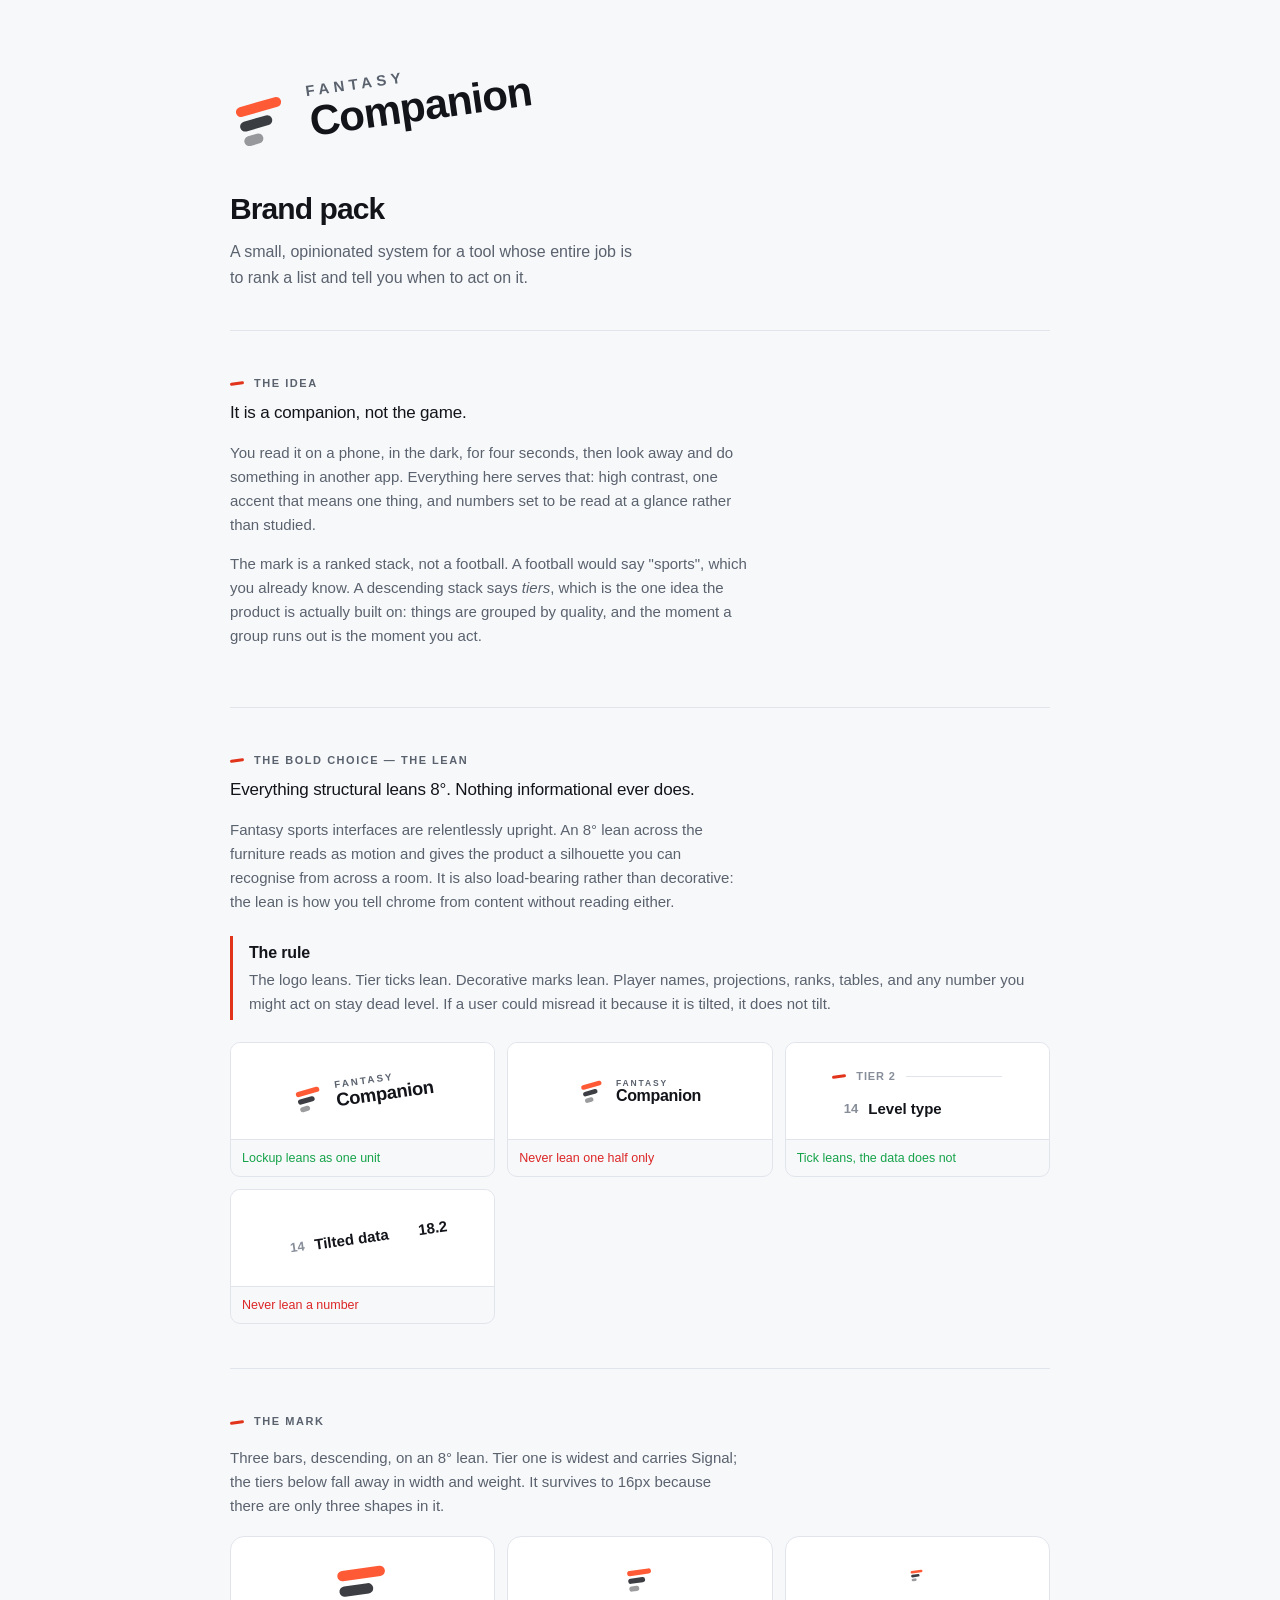
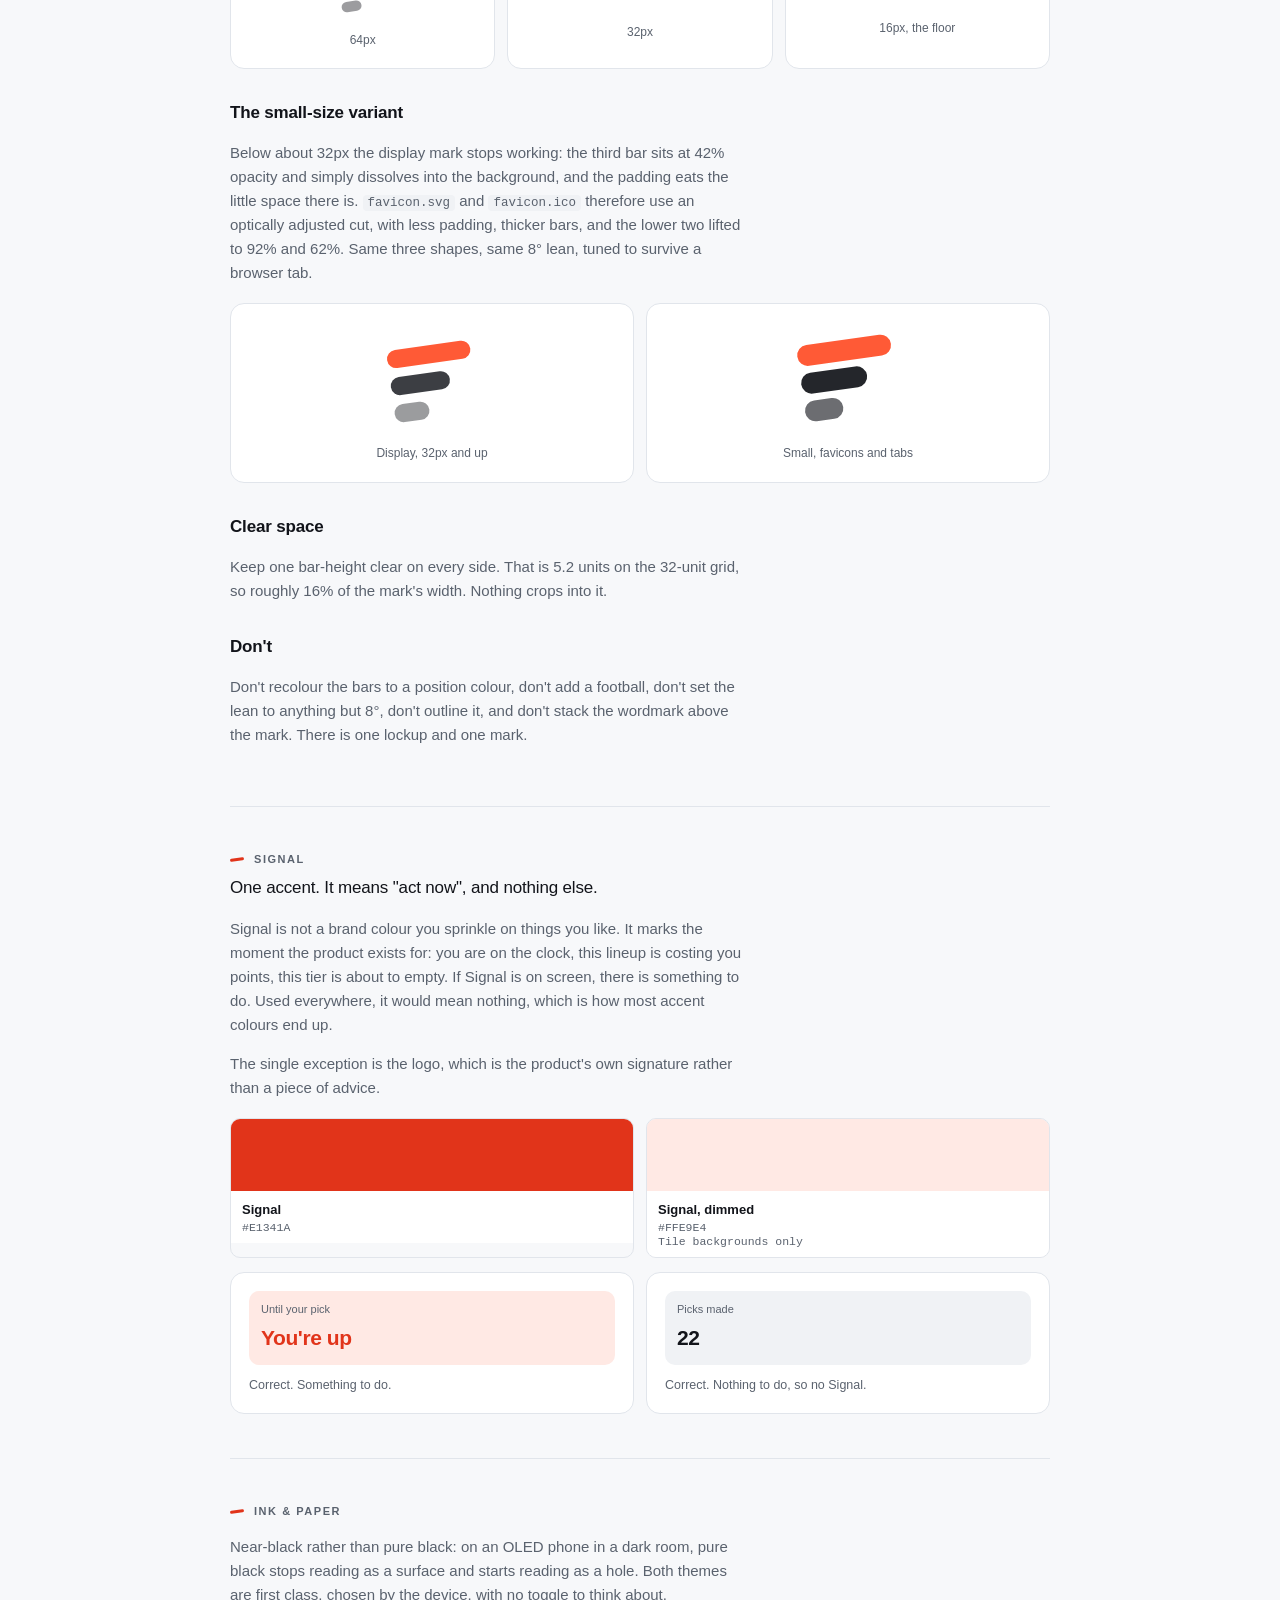
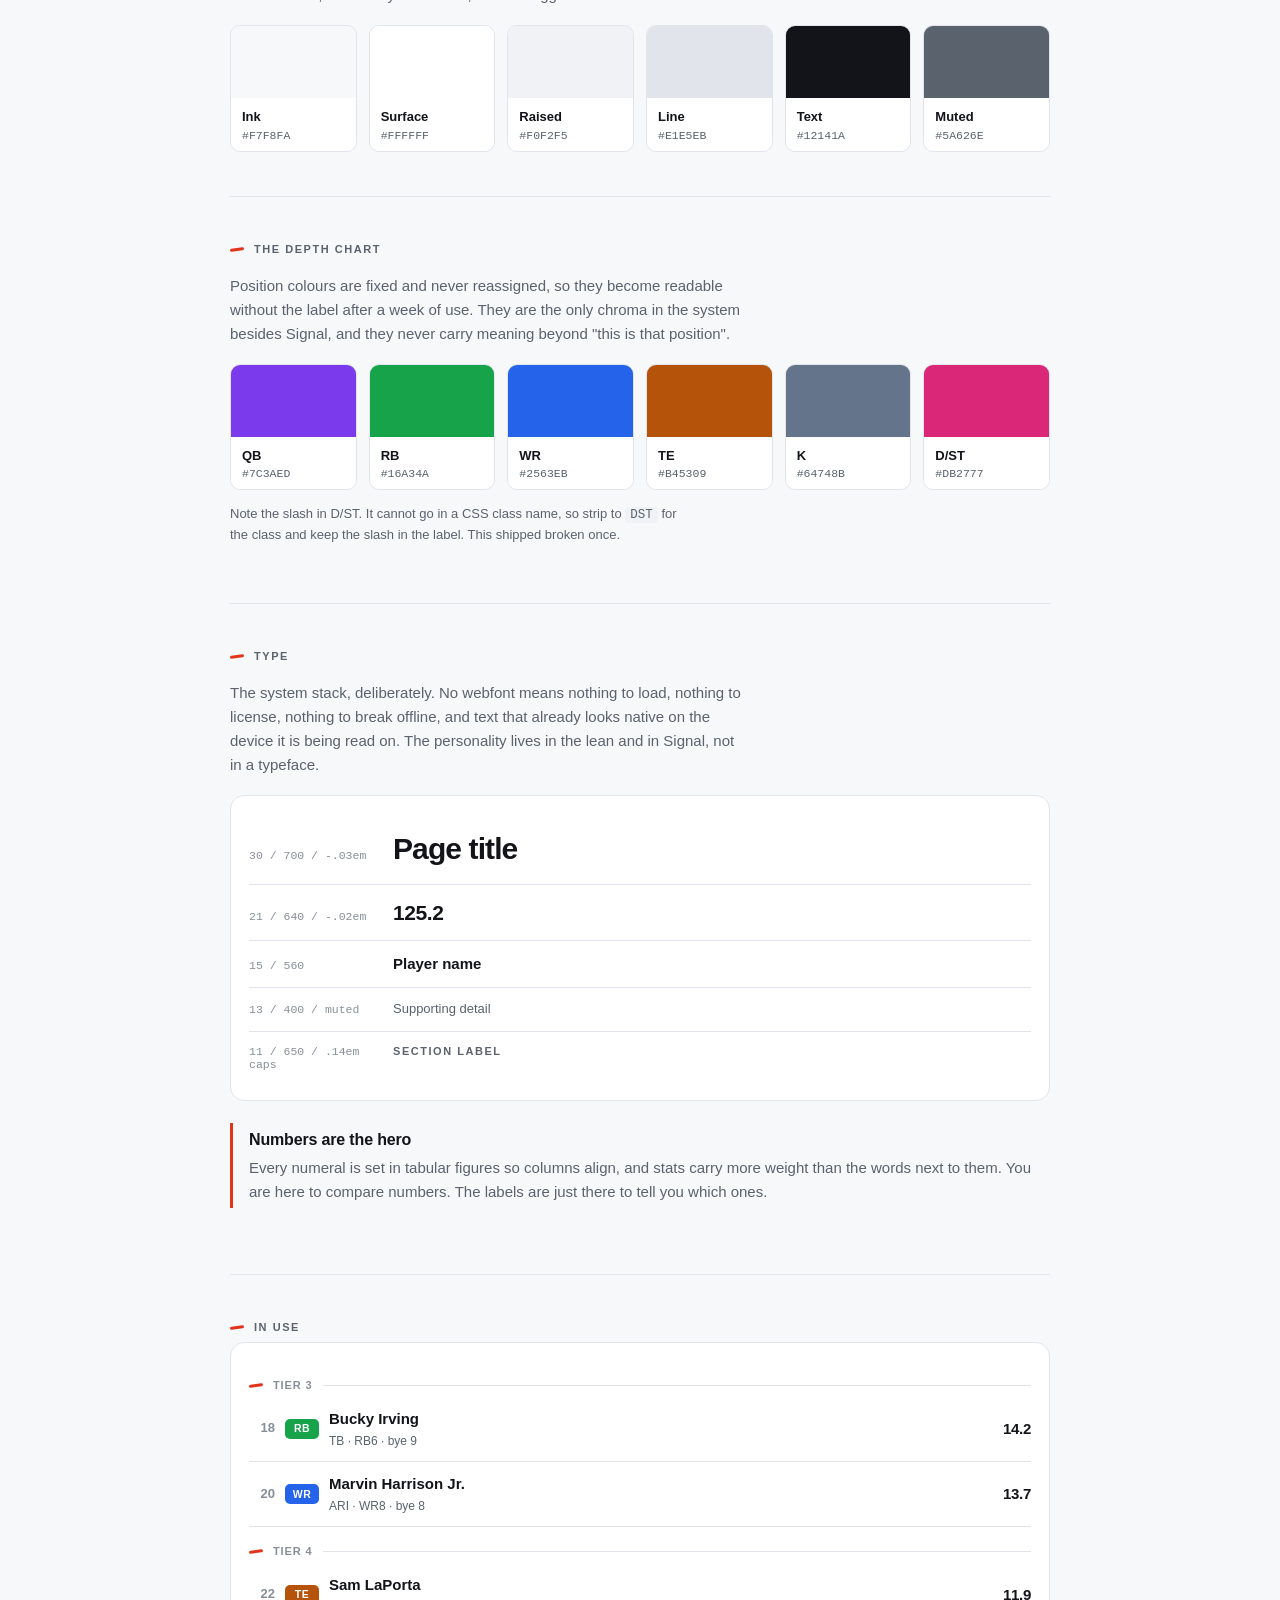
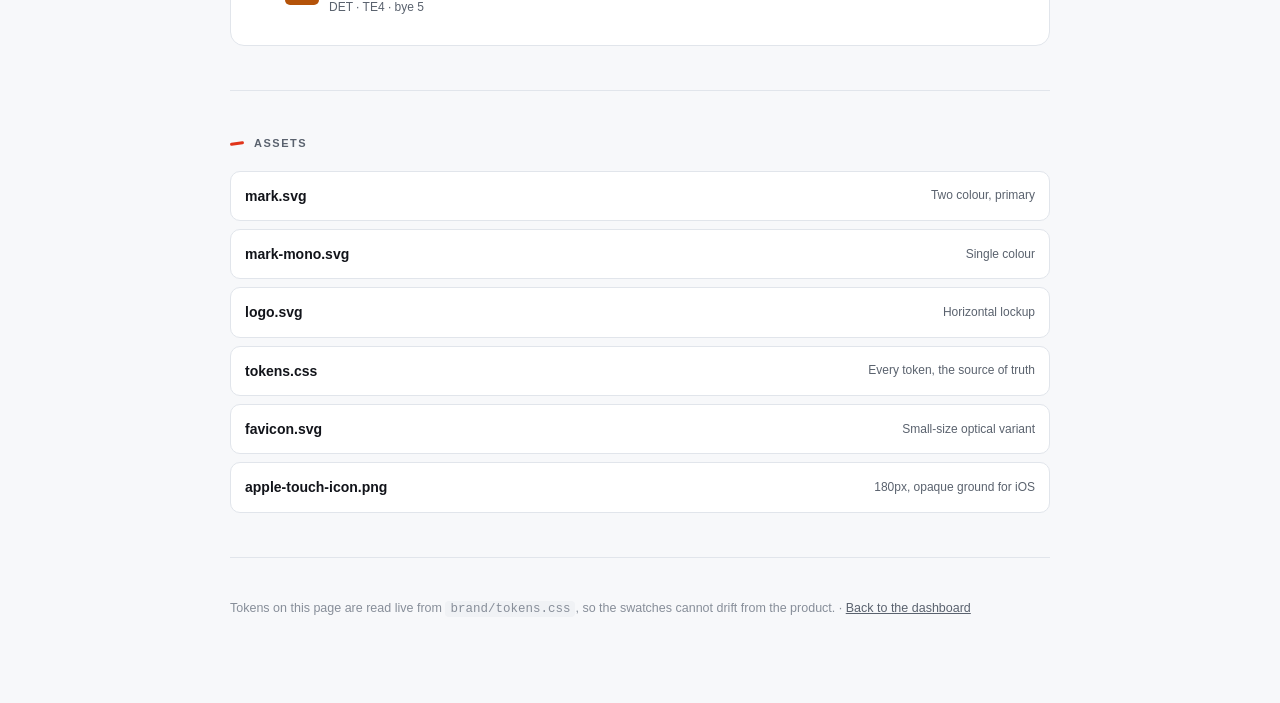
<file: docs/brand.html>
<!doctype html>
<html lang="en">
<head>
<meta charset="utf-8">
<meta name="viewport" content="width=device-width, initial-scale=1">
<meta name="color-scheme" content="dark light">
<title>Fantasy Companion — Brand</title>
<link rel="icon" href="favicon.ico?v=2" sizes="32x32">
<link rel="icon" type="image/png" sizes="32x32" href="favicon-32.png?v=2">
<link rel="icon" type="image/svg+xml" href="favicon.svg?v=2">
<link rel="apple-touch-icon" href="apple-touch-icon.png?v=2">
<link rel="manifest" href="site.webmanifest">
<meta name="apple-mobile-web-app-title" content="Companion">
<meta name="theme-color" media="(prefers-color-scheme: dark)" content="#0C0D10">
<meta name="theme-color" media="(prefers-color-scheme: light)" content="#F7F8FA">
<link rel="stylesheet" href="brand/tokens.css">
<style>
* { box-sizing: border-box; }
body {
  margin: 0; overflow-x: hidden; background: var(--ink); color: var(--text);
  font: 15px/1.6 var(--font); font-variant-numeric: tabular-nums;
}
.wrap { max-width: 860px; margin: 0 auto; padding: 0 20px 80px; }

/* --- Hero ------------------------------------------------------------- */
.hero { padding: 72px 0 40px; border-bottom: 1px solid var(--line); }
.hero .big { margin: 0 0 44px; }
.hero h1 { margin: 0 0 6px; font-size: 30px; font-weight: 700; letter-spacing: -.03em; }
.hero p { margin: 0; max-width: 46ch; color: var(--muted); font-size: 16px; }

/* --- Sections --------------------------------------------------------- */
section { padding: 44px 0; border-bottom: 1px solid var(--line); }
h2 {
  margin: 0 0 6px; font-size: 11px; font-weight: 650; letter-spacing: .14em;
  text-transform: uppercase; color: var(--muted);
  display: flex; align-items: center; gap: 10px;
}
h3 { margin: 30px 0 8px; font-size: 17px; font-weight: 650; letter-spacing: -.01em; }
p { max-width: 62ch; }
.lede { font-size: 17px; margin: 0 0 4px; max-width: 54ch; letter-spacing: -.01em; }
.muted { color: var(--muted); }
code {
  font: 12.5px/1.5 ui-monospace, SFMono-Regular, Menlo, Consolas, monospace;
  background: var(--surface-2); padding: 1px 5px; border-radius: 4px;
}

/* --- Rule card -------------------------------------------------------- */
.rule {
  border-left: 3px solid var(--signal); padding: 4px 0 4px 16px; margin: 22px 0;
}
.rule b { display: block; font-size: 16px; margin-bottom: 3px; letter-spacing: -.01em; }

/* --- Grids ------------------------------------------------------------ */
.grid { display: grid; gap: 12px; margin-top: 18px; }
.g2 { grid-template-columns: repeat(auto-fit, minmax(230px, 1fr)); }
.g3 { grid-template-columns: repeat(auto-fit, minmax(150px, 1fr)); }
.g6 { grid-template-columns: repeat(auto-fit, minmax(96px, 1fr)); }

.panel {
  background: var(--surface); border: 1px solid var(--line);
  border-radius: var(--radius); padding: 18px;
}

/* --- Swatches --------------------------------------------------------- */
.sw { border-radius: var(--radius-sm); overflow: hidden; border: 1px solid var(--line); }
.sw .chip { height: 72px; }
.sw .info { padding: 9px 11px; background: var(--surface); }
.sw .nm { font-size: 13px; font-weight: 600; }
.sw .hx {
  font: 11.5px ui-monospace, SFMono-Regular, Menlo, Consolas, monospace;
  color: var(--muted); margin-top: 1px; text-transform: uppercase;
}

/* --- Do / Don't ------------------------------------------------------- */
.dd { display: grid; grid-template-columns: repeat(auto-fit, minmax(200px,1fr)); gap: 12px; margin-top: 16px; }
.dd .box { border: 1px solid var(--line); border-radius: var(--radius-sm); overflow: hidden; }
.dd .art {
  height: 96px; display: grid; place-items: center; background: var(--surface);
}
.dd .cap { padding: 8px 11px; font-size: 12.5px; border-top: 1px solid var(--line); }
.dd .yes .cap { color: var(--good); }
.dd .no  .cap { color: var(--bad); }

/* --- Type scale ------------------------------------------------------- */
.type-row {
  display: flex; align-items: baseline; gap: 16px; padding: 11px 0;
  border-bottom: 1px solid var(--line);
}
.type-row:last-child { border-bottom: 0; }
.type-row .spec {
  flex: none; width: 128px;
  font: 11.5px ui-monospace, SFMono-Regular, Menlo, Consolas, monospace;
  color: var(--faint);
}

/* --- Live component samples ------------------------------------------ */
.pos {
  display: inline-flex; align-items: center; justify-content: center;
  min-width: 34px; height: 20px; padding: 0 6px; border-radius: 5px;
  font-size: 10.5px; font-weight: 700; letter-spacing: .05em; color: #0B0D10;
}
.pos.QB{background:var(--qb)} .pos.RB{background:var(--rb)} .pos.WR{background:var(--wr)}
.pos.TE{background:var(--te)} .pos.K{background:var(--k)}  .pos.DST{background:var(--dst)}
@media (prefers-color-scheme: light) { .pos { color: #fff; } }

.stat { background: var(--surface-2); border-radius: var(--radius-sm); padding: 10px 12px; }
.stat .k { font-size: 11px; color: var(--muted); }
.stat .v { font-size: 21px; font-weight: 640; letter-spacing: -.02em; margin-top: 2px; }
.stat.act { background: var(--signal-dim); }
.stat.act .v { color: var(--signal); }

.prow { display: flex; align-items: center; gap: 10px; padding: 10px 0; border-bottom: 1px solid var(--line); }
.prow:last-child { border-bottom: 0; }
.prow .rk { width: 26px; text-align: right; font-size: 13px; font-weight: 620; color: var(--faint); }
.prow .nm { flex: 1; font-size: 15px; font-weight: 560; }
.prow .mt { font-size: 12px; color: var(--muted); margin-top: 1px; }
.prow .rt { font-size: 15px; font-weight: 620; }

.tier {
  display: flex; align-items: center; gap: 10px; margin: 16px 0 2px;
  font-size: 11px; font-weight: 650; letter-spacing: .08em;
  text-transform: uppercase; color: var(--faint);
}
.tier::after { content: ""; flex: 1; height: 1px; background: var(--line); }

.assets a {
  display: flex; align-items: center; gap: 12px; padding: 13px 14px;
  border: 1px solid var(--line); border-radius: var(--radius-sm);
  color: var(--text); text-decoration: none; background: var(--surface);
}
.assets a:hover { border-color: var(--signal); }
.assets .fn { flex: 1; font-size: 14px; font-weight: 560; }
.assets .ds { font-size: 12px; color: var(--muted); }

footer { padding: 40px 0 0; color: var(--faint); font-size: 12.5px; }
footer a { color: var(--muted); }
</style>
</head>
<body>
<div class="wrap">

  <header class="hero">
    <div class="big">
      <span class="fc-lockup fc-lockup--lg">
        <svg class="fc-mark" width="62" height="62" viewBox="0 0 32 32" aria-hidden="true"><g transform="rotate(-8 16 16)"><rect x="4" y="6.6" width="24" height="5.2" rx="2.6" fill="#FF5A36"/><rect x="4" y="14.4" width="17" height="5.2" rx="2.6" fill="currentColor" opacity=".82"/><rect x="4" y="22.2" width="10" height="5.2" rx="2.6" fill="currentColor" opacity=".42"/></g></svg>
        <span class="fc-word"><span class="kicker">Fantasy</span><span class="name">Companion</span></span>
      </span>
    </div>
    <h1>Brand pack</h1>
    <p>A small, opinionated system for a tool whose entire job is to rank a list
       and tell you when to act on it.</p>
  </header>

  <section>
    <h2><span class="fc-tick"></span> The idea</h2>
    <p class="lede">It is a companion, not the game.</p>
    <p class="muted">You read it on a phone, in the dark, for four seconds, then look
      away and do something in another app. Everything here serves that: high contrast,
      one accent that means one thing, and numbers set to be read at a glance rather
      than studied.</p>
    <p class="muted">The mark is a ranked stack, not a football. A football would say
      "sports", which you already know. A descending stack says <em>tiers</em>, which is
      the one idea the product is actually built on: things are grouped by quality, and
      the moment a group runs out is the moment you act.</p>
  </section>

  <section>
    <h2><span class="fc-tick"></span> The bold choice — the lean</h2>
    <p class="lede">Everything structural leans 8°. Nothing informational ever does.</p>
    <p class="muted">Fantasy sports interfaces are relentlessly upright. An 8° lean across
      the furniture reads as motion and gives the product a silhouette you can recognise
      from across a room. It is also load-bearing rather than decorative: the lean is how
      you tell chrome from content without reading either.</p>

    <div class="rule">
      <b>The rule</b>
      <span class="muted">The logo leans. Tier ticks lean. Decorative marks lean.
      Player names, projections, ranks, tables, and any number you might act on stay
      dead level. If a user could misread it because it is tilted, it does not tilt.</span>
    </div>

    <div class="dd">
      <div class="box yes">
        <div class="art">
          <span class="fc-lockup" style="transform:rotate(-8deg) scale(1.15)">
            <svg class="fc-mark" width="28" height="28" viewBox="0 0 32 32" aria-hidden="true"><g transform="rotate(-8 16 16)"><rect x="4" y="6.6" width="24" height="5.2" rx="2.6" fill="#FF5A36"/><rect x="4" y="14.4" width="17" height="5.2" rx="2.6" fill="currentColor" opacity=".82"/><rect x="4" y="22.2" width="10" height="5.2" rx="2.6" fill="currentColor" opacity=".42"/></g></svg>
            <span class="fc-word"><span class="kicker">Fantasy</span><span class="name">Companion</span></span>
          </span>
        </div>
        <div class="cap">Lockup leans as one unit</div>
      </div>
      <div class="box no">
        <div class="art">
          <span class="fc-lockup" style="transform:none">
            <span style="transform:rotate(-8deg);display:inline-flex"><svg class="fc-mark" width="28" height="28" viewBox="0 0 32 32" aria-hidden="true"><g transform="rotate(-8 16 16)"><rect x="4" y="6.6" width="24" height="5.2" rx="2.6" fill="#FF5A36"/><rect x="4" y="14.4" width="17" height="5.2" rx="2.6" fill="currentColor" opacity=".82"/><rect x="4" y="22.2" width="10" height="5.2" rx="2.6" fill="currentColor" opacity=".42"/></g></svg></span>
            <span class="fc-word"><span class="kicker">Fantasy</span><span class="name">Companion</span></span>
          </span>
        </div>
        <div class="cap">Never lean one half only</div>
      </div>
      <div class="box yes">
        <div class="art">
          <div style="width:170px">
            <div class="tier"><span class="fc-tick"></span> Tier 2</div>
            <div class="prow"><span class="rk">14</span><span class="nm">Level type</span></div>
          </div>
        </div>
        <div class="cap">Tick leans, the data does not</div>
      </div>
      <div class="box no">
        <div class="art">
          <div style="width:170px;transform:rotate(-8deg)">
            <div class="prow"><span class="rk">14</span><span class="nm">Tilted data</span><span class="rt">18.2</span></div>
          </div>
        </div>
        <div class="cap">Never lean a number</div>
      </div>
    </div>
  </section>

  <section>
    <h2><span class="fc-tick"></span> The mark</h2>
    <p class="muted">Three bars, descending, on an 8° lean. Tier one is widest and carries
      Signal; the tiers below fall away in width and weight. It survives to 16px because
      there are only three shapes in it.</p>

    <div class="grid g3">
      <div class="panel" style="display:grid;place-items:center;gap:12px">
        <svg width="64" height="64" viewBox="0 0 32 32" style="color:var(--text)"><g transform="rotate(-8 16 16)"><rect x="4" y="6.6" width="24" height="5.2" rx="2.6" fill="#FF5A36"/><rect x="4" y="14.4" width="17" height="5.2" rx="2.6" fill="currentColor" opacity=".82"/><rect x="4" y="22.2" width="10" height="5.2" rx="2.6" fill="currentColor" opacity=".42"/></g></svg>
        <span class="ds muted" style="font-size:12px">64px</span>
      </div>
      <div class="panel" style="display:grid;place-items:center;gap:12px">
        <svg width="32" height="32" viewBox="0 0 32 32" style="color:var(--text)"><g transform="rotate(-8 16 16)"><rect x="4" y="6.6" width="24" height="5.2" rx="2.6" fill="#FF5A36"/><rect x="4" y="14.4" width="17" height="5.2" rx="2.6" fill="currentColor" opacity=".82"/><rect x="4" y="22.2" width="10" height="5.2" rx="2.6" fill="currentColor" opacity=".42"/></g></svg>
        <span class="ds muted" style="font-size:12px">32px</span>
      </div>
      <div class="panel" style="display:grid;place-items:center;gap:12px">
        <svg width="16" height="16" viewBox="0 0 32 32" style="color:var(--text)"><g transform="rotate(-8 16 16)"><rect x="4" y="6.6" width="24" height="5.2" rx="2.6" fill="#FF5A36"/><rect x="4" y="14.4" width="17" height="5.2" rx="2.6" fill="currentColor" opacity=".82"/><rect x="4" y="22.2" width="10" height="5.2" rx="2.6" fill="currentColor" opacity=".42"/></g></svg>
        <span class="ds muted" style="font-size:12px">16px, the floor</span>
      </div>
    </div>

    <h3>The small-size variant</h3>
    <p class="muted">Below about 32px the display mark stops working: the third bar sits
      at 42% opacity and simply dissolves into the background, and the padding eats the
      little space there is. <code>favicon.svg</code> and <code>favicon.ico</code> therefore
      use an optically adjusted cut, with less padding, thicker bars, and the lower two
      lifted to 92% and 62%. Same three shapes, same 8° lean, tuned to survive a browser tab.</p>
    <div class="grid g2">
      <div class="panel" style="display:grid;place-items:center;gap:10px">
        <svg width="112" height="112" viewBox="0 0 32 32" style="color:var(--text)"><g transform="rotate(-8 16 16)"><rect x="4" y="6.6" width="24" height="5.2" rx="2.6" fill="#FF5A36"/><rect x="4" y="14.4" width="17" height="5.2" rx="2.6" fill="currentColor" opacity=".82"/><rect x="4" y="22.2" width="10" height="5.2" rx="2.6" fill="currentColor" opacity=".42"/></g></svg>
        <span class="muted" style="font-size:12px">Display, 32px and up</span>
      </div>
      <div class="panel" style="display:grid;place-items:center;gap:10px">
        <svg width="112" height="112" viewBox="0 0 32 32" style="color:var(--text)"><g transform="rotate(-8 16 16)"><rect x="2.5" y="5" width="27" height="6" rx="3" fill="#FF5A36"/><rect x="2.5" y="13" width="19" height="6" rx="3" fill="currentColor" opacity=".92"/><rect x="2.5" y="21" width="11" height="6" rx="3" fill="currentColor" opacity=".62"/></g></svg>
        <span class="muted" style="font-size:12px">Small, favicons and tabs</span>
      </div>
    </div>

    <h3>Clear space</h3>
    <p class="muted">Keep one bar-height clear on every side. That is 5.2 units on the
      32-unit grid, so roughly 16% of the mark's width. Nothing crops into it.</p>

    <h3>Don't</h3>
    <p class="muted">Don't recolour the bars to a position colour, don't add a football,
      don't set the lean to anything but 8°, don't outline it, and don't stack the wordmark
      above the mark. There is one lockup and one mark.</p>
  </section>

  <section>
    <h2><span class="fc-tick"></span> Signal</h2>
    <p class="lede">One accent. It means "act now", and nothing else.</p>
    <p class="muted">Signal is not a brand colour you sprinkle on things you like. It marks
      the moment the product exists for: you are on the clock, this lineup is costing you
      points, this tier is about to empty. If Signal is on screen, there is something to do.
      Used everywhere, it would mean nothing, which is how most accent colours end up.</p>
    <p class="muted">The single exception is the logo, which is the product's own signature
      rather than a piece of advice.</p>

    <div class="grid g2">
      <div class="sw"><div class="chip" style="background:var(--signal)"></div>
        <div class="info"><div class="nm">Signal</div><div class="hx" id="hxSignal">#FF5A36</div></div></div>
      <div class="sw"><div class="chip" style="background:var(--signal-dim)"></div>
        <div class="info"><div class="nm">Signal, dimmed</div><div class="hx" id="hxSignalDim">#3A1A12</div>
        <div class="hx" style="text-transform:none">Tile backgrounds only</div></div></div>
    </div>

    <div class="grid g2" style="margin-top:14px">
      <div class="panel"><div class="stat act"><div class="k">Until your pick</div>
        <div class="v">You're up</div></div>
        <p class="muted" style="font-size:12.5px;margin:10px 0 0">Correct. Something to do.</p></div>
      <div class="panel"><div class="stat"><div class="k">Picks made</div>
        <div class="v">22</div></div>
        <p class="muted" style="font-size:12.5px;margin:10px 0 0">Correct. Nothing to do, so no Signal.</p></div>
    </div>
  </section>

  <section>
    <h2><span class="fc-tick"></span> Ink &amp; paper</h2>
    <p class="muted">Near-black rather than pure black: on an OLED phone in a dark room, pure
      black stops reading as a surface and starts reading as a hole. Both themes are first
      class, chosen by the device, with no toggle to think about.</p>
    <div class="grid g6">
      <div class="sw"><div class="chip" style="background:var(--ink)"></div><div class="info"><div class="nm">Ink</div><div class="hx" id="hxInk"></div></div></div>
      <div class="sw"><div class="chip" style="background:var(--surface)"></div><div class="info"><div class="nm">Surface</div><div class="hx" id="hxSurface"></div></div></div>
      <div class="sw"><div class="chip" style="background:var(--surface-2)"></div><div class="info"><div class="nm">Raised</div><div class="hx" id="hxSurface2"></div></div></div>
      <div class="sw"><div class="chip" style="background:var(--line)"></div><div class="info"><div class="nm">Line</div><div class="hx" id="hxLine"></div></div></div>
      <div class="sw"><div class="chip" style="background:var(--text)"></div><div class="info"><div class="nm">Text</div><div class="hx" id="hxText"></div></div></div>
      <div class="sw"><div class="chip" style="background:var(--muted)"></div><div class="info"><div class="nm">Muted</div><div class="hx" id="hxMuted"></div></div></div>
    </div>
  </section>

  <section>
    <h2><span class="fc-tick"></span> The depth chart</h2>
    <p class="muted">Position colours are fixed and never reassigned, so they become
      readable without the label after a week of use. They are the only chroma in the
      system besides Signal, and they never carry meaning beyond "this is that position".</p>
    <div class="grid g6">
      <div class="sw"><div class="chip" style="background:var(--qb)"></div><div class="info"><div class="nm">QB</div><div class="hx" id="hxQb"></div></div></div>
      <div class="sw"><div class="chip" style="background:var(--rb)"></div><div class="info"><div class="nm">RB</div><div class="hx" id="hxRb"></div></div></div>
      <div class="sw"><div class="chip" style="background:var(--wr)"></div><div class="info"><div class="nm">WR</div><div class="hx" id="hxWr"></div></div></div>
      <div class="sw"><div class="chip" style="background:var(--te)"></div><div class="info"><div class="nm">TE</div><div class="hx" id="hxTe"></div></div></div>
      <div class="sw"><div class="chip" style="background:var(--k)"></div><div class="info"><div class="nm">K</div><div class="hx" id="hxK"></div></div></div>
      <div class="sw"><div class="chip" style="background:var(--dst)"></div><div class="info"><div class="nm">D/ST</div><div class="hx" id="hxDst"></div></div></div>
    </div>
    <p class="muted" style="margin-top:14px;font-size:13px">Note the slash in D/ST. It cannot
      go in a CSS class name, so strip to <code>DST</code> for the class and keep the slash
      in the label. This shipped broken once.</p>
  </section>

  <section>
    <h2><span class="fc-tick"></span> Type</h2>
    <p class="muted">The system stack, deliberately. No webfont means nothing to load, nothing
      to license, nothing to break offline, and text that already looks native on the device
      it is being read on. The personality lives in the lean and in Signal, not in a typeface.</p>

    <div class="panel" style="margin-top:18px">
      <div class="type-row"><span class="spec">30 / 700 / -.03em</span><span style="font-size:30px;font-weight:700;letter-spacing:-.03em">Page title</span></div>
      <div class="type-row"><span class="spec">21 / 640 / -.02em</span><span class="fc-num" style="font-size:21px">125.2</span></div>
      <div class="type-row"><span class="spec">15 / 560</span><span style="font-size:15px;font-weight:560">Player name</span></div>
      <div class="type-row"><span class="spec">13 / 400 / muted</span><span style="font-size:13px" class="muted">Supporting detail</span></div>
      <div class="type-row"><span class="spec">11 / 650 / .14em caps</span><span style="font-size:11px;font-weight:650;letter-spacing:.14em;text-transform:uppercase" class="muted">Section label</span></div>
    </div>

    <div class="rule">
      <b>Numbers are the hero</b>
      <span class="muted">Every numeral is set in tabular figures so columns align, and stats
      carry more weight than the words next to them. You are here to compare numbers. The
      labels are just there to tell you which ones.</span>
    </div>
  </section>

  <section>
    <h2><span class="fc-tick"></span> In use</h2>
    <div class="panel">
      <div class="tier"><span class="fc-tick"></span> Tier 3</div>
      <div class="prow"><span class="rk">18</span><span class="pos RB">RB</span>
        <span><span class="nm">Bucky Irving</span><div class="mt">TB · RB6 · bye 9</div></span>
        <span style="flex:1"></span><span class="rt fc-num">14.2</span></div>
      <div class="prow"><span class="rk">20</span><span class="pos WR">WR</span>
        <span><span class="nm">Marvin Harrison Jr.</span><div class="mt">ARI · WR8 · bye 8</div></span>
        <span style="flex:1"></span><span class="rt fc-num">13.7</span></div>
      <div class="tier"><span class="fc-tick"></span> Tier 4</div>
      <div class="prow"><span class="rk">22</span><span class="pos TE">TE</span>
        <span><span class="nm">Sam LaPorta</span><div class="mt">DET · TE4 · bye 5</div></span>
        <span style="flex:1"></span><span class="rt fc-num">11.9</span></div>
    </div>
  </section>

  <section class="assets">
    <h2><span class="fc-tick"></span> Assets</h2>
    <div class="grid" style="gap:8px">
      <a href="brand/mark.svg" download><span class="fn">mark.svg</span><span class="ds">Two colour, primary</span></a>
      <a href="brand/mark-mono.svg" download><span class="fn">mark-mono.svg</span><span class="ds">Single colour</span></a>
      <a href="brand/logo.svg" download><span class="fn">logo.svg</span><span class="ds">Horizontal lockup</span></a>
      <a href="brand/tokens.css" download><span class="fn">tokens.css</span><span class="ds">Every token, the source of truth</span></a>
      <a href="favicon.svg" download><span class="fn">favicon.svg</span><span class="ds">Small-size optical variant</span></a>
      <a href="apple-touch-icon.png" download><span class="fn">apple-touch-icon.png</span><span class="ds">180px, opaque ground for iOS</span></a>
    </div>
  </section>

  <footer>
    Tokens on this page are read live from <code>brand/tokens.css</code>, so the swatches
    cannot drift from the product. &middot; <a href="./">Back to the dashboard</a>
  </footer>
</div>

<script>
/* Swatch hex values are read from the live computed styles rather than typed
   here, so a token change in tokens.css updates this page automatically and a
   stale swatch is impossible. */
const s = getComputedStyle(document.documentElement);
const toHex = (v) => {
  v = v.trim();
  if (v.startsWith("#")) return v.toUpperCase();
  const m = v.match(/(\d+(?:\.\d+)?)/g);
  if (!m) return v;
  return "#" + m.slice(0, 3).map(n => Number(n).toString(16).padStart(2, "0")).join("").toUpperCase();
};
const map = {
  hxSignal:"--signal", hxSignalDim:"--signal-dim", hxInk:"--ink", hxSurface:"--surface",
  hxSurface2:"--surface-2", hxLine:"--line", hxText:"--text", hxMuted:"--muted",
  hxQb:"--qb", hxRb:"--rb", hxWr:"--wr", hxTe:"--te", hxK:"--k", hxDst:"--dst",
};
for (const [id, token] of Object.entries(map)) {
  const node = document.getElementById(id);
  if (node) node.textContent = toHex(s.getPropertyValue(token));
}
</script>
</body>
</html>
</file>
<file: docs/brand/tokens.css>
/* ===========================================================================
   FANTASY COMPANION — DESIGN TOKENS
   The single source of truth. The dashboard and the brand pack both load this
   file, so a value changed here changes everywhere and the two cannot drift.
   =========================================================================== */

:root {
  /* --- Ink & Paper -------------------------------------------------------
     Near-black rather than pure black. Pure black on an OLED phone in a dark
     room is a hole in the screen; a few points of lift keeps the surfaces
     reading as surfaces. */
  --ink:        #0C0D10;
  --surface:    #15171C;
  --surface-2:  #1C1F26;
  --line:       #272B34;
  --text:       #ECEEF2;
  --muted:      #939AA6;
  --faint:      #676E7A;

  /* --- Signal ------------------------------------------------------------
     One accent, and it means one thing: act now. Not decoration. The only
     place it appears without that meaning is the logo itself. */
  --signal:     #FF5A36;
  --signal-dim: #3A1A12;

  /* Kept as an alias so existing component CSS keeps working. */
  --hot: var(--signal);

  /* --- The Depth Chart ---------------------------------------------------
     Position colours. Fixed, learnable, never reassigned. These are the only
     other chroma in the system. */
  --qb:  #A78BFA;
  --rb:  #4ADE80;
  --wr:  #60A5FA;
  --te:  #FBBF24;
  --k:   #94A3B8;
  --dst: #F472B6;

  /* --- Status ------------------------------------------------------------ */
  --good: #4ADE80;
  --warn: #FBBF24;
  --bad:  #F87171;

  /* --- Form -------------------------------------------------------------- */
  --lean: -8deg;          /* the system lean. chrome only, never data. */
  --radius: 14px;
  --radius-sm: 10px;
  --shadow: 0 1px 2px rgba(0,0,0,.4), 0 8px 24px rgba(0,0,0,.18);

  /* --- Type -------------------------------------------------------------- */
  --font: -apple-system, BlinkMacSystemFont, "Segoe UI", Roboto, Helvetica, Arial, sans-serif;
}

@media (prefers-color-scheme: light) {
  :root {
    --ink:       #F7F8FA;
    --surface:   #FFFFFF;
    --surface-2: #F0F2F5;
    --line:      #E1E5EB;
    --text:      #12141A;
    --muted:     #5A626E;
    --faint:     #878E99;

    /* Signal darkens on paper. The dark-mode orange fails contrast as text
       on white, and an accent that can only be used as a fill is only half
       an accent. */
    --signal:     #E1341A;
    --signal-dim: #FFE9E4;

    --qb:  #7C3AED;
    --rb:  #16A34A;
    --wr:  #2563EB;
    --te:  #B45309;
    --k:   #64748B;
    --dst: #DB2777;

    --good: #16A34A;
    --warn: #B45309;
    --bad:  #DC2626;

    --shadow: 0 1px 2px rgba(16,24,40,.05), 0 8px 24px rgba(16,24,40,.06);
  }
}

/* ===========================================================================
   BRAND PRIMITIVES
   =========================================================================== */

/* The lockup. Mark and wordmark lean as one unit, never independently. */
.fc-lockup {
  display: inline-flex; align-items: center; gap: 9px;
  transform: rotate(var(--lean));
  transform-origin: center;
}
.fc-mark { display: block; flex: none; color: var(--text); }
.fc-word { line-height: 1; }
.fc-word .kicker {
  display: block; font-size: 8.5px; font-weight: 650;
  letter-spacing: .22em; color: var(--muted); text-transform: uppercase;
}
.fc-word .name {
  display: block; font-size: 16px; font-weight: 700;
  letter-spacing: -.02em; color: var(--text); margin-top: 1px;
}

/* Display size. Scaling the small lockup with transform: scale() looks the
   same at a glance but lays out at the original size, so the overflow blows
   out the page's scroll width. Size the parts instead. */
.fc-lockup--lg { gap: 16px; }
.fc-lockup--lg .fc-word .kicker { font-size: 15px; letter-spacing: .3em; }
.fc-lockup--lg .fc-word .name { font-size: 42px; margin-top: 3px; }

/* The tier tick. One bar lifted straight out of the mark, reused as the
   marker on every tier divider in the product. */
.fc-tick {
  display: inline-block; width: 14px; height: 3px; border-radius: 2px;
  background: var(--signal); transform: rotate(var(--lean)); flex: none;
}

/* Numerals are the hero. Tabular figures everywhere so columns of numbers
   line up, and a tighter track at display sizes. */
.fc-num { font-variant-numeric: tabular-nums; letter-spacing: -.02em; font-weight: 640; }
</file>
